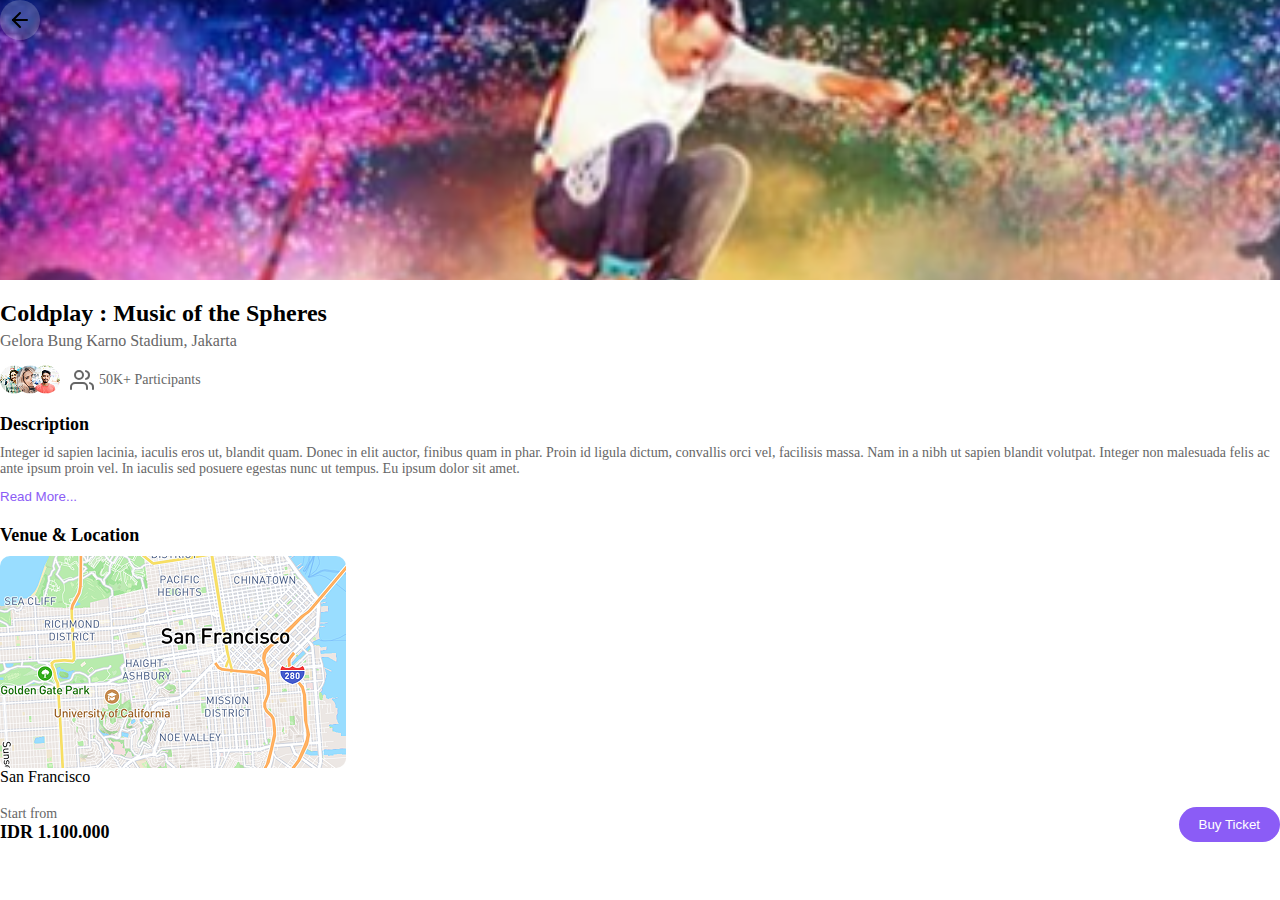
<file: detail.html>
<!DOCTYPE html>
<html lang="en">
<head>
    <meta charset="UTF-8">
    <meta name="viewport" content="width=device-width, initial-scale=1.0">
    <title>Event App</title>
    <link rel="stylesheet" href="css/stylesdetail.css
    ">
</head>
<body>
    <div class="page detail">
        <div class="hero-image">
            <img src="storage/img/Rectangle 4111.png" alt="Coldplay Concert">
            <button class="back-button">
                <svg xmlns="http://www.w3.org/2000/svg" width="24" height="24" viewBox="0 0 24 24" fill="none" stroke="currentColor" stroke-width="2" stroke-linecap="round" stroke-linejoin="round"><line x1="19" y1="12" x2="5" y2="12"></line><polyline points="12 19 5 12 12 5"></polyline></svg>
            </button>
        </div>
        <div class="content">
            <h1>Coldplay : Music of the Spheres</h1>
            <p class="location">Gelora Bung Karno Stadium, Jakarta</p>
            <div class="participants">
                <div class="avatar-group">
                    <img src="storage/img/Group 1.png" alt="">
                </div>
                <p>
                    <svg xmlns="http://www.w3.org/2000/svg" width="24" height="24" viewBox="0 0 24 24" fill="none" stroke="currentColor" stroke-width="2" stroke-linecap="round" stroke-linejoin="round"><path d="M17 21v-2a4 4 0 0 0-4-4H5a4 4 0 0 0-4 4v2"></path><circle cx="9" cy="7" r="4"></circle><path d="M23 21v-2a4 4 0 0 0-3-3.87"></path><path d="M16 3.13a4 4 0 0 1 0 7.75"></path></svg>
                    50K+ Participants
                </p>
            </div>
            <div class="description">
                <h2>Description</h2>
                <p>Integer id sapien lacinia, iaculis eros ut, blandit quam. Donec in elit auctor, finibus quam in phar. Proin id ligula dictum, convallis orci vel, facilisis massa. Nam in a nibh ut sapien blandit volutpat. Integer non malesuada felis ac ante ipsum proin vel. In iaculis sed posuere egestas nunc ut tempus. Eu ipsum dolor sit amet.</p>
                <button class="read-more">Read More...</button>
            </div>
            <div class="venue">
                <h2>Venue & Location</h2>
                <div class="venue-image">
                    <img src="storage/img/Mapsicle Map.png" alt="Venue Image" width="346" height="212">
                </div>
                <p>San Francisco</p>
            </div>
            <div class="buy-ticket">
                <div class="price-info">
                    <p>Start from</p>
                    <p class="price">IDR 1.100.000</p>
                </div>
                <button class="buy-button">Buy Ticket</button>
            </div>
        </div>
    </div>
</body>
</html>
</file>
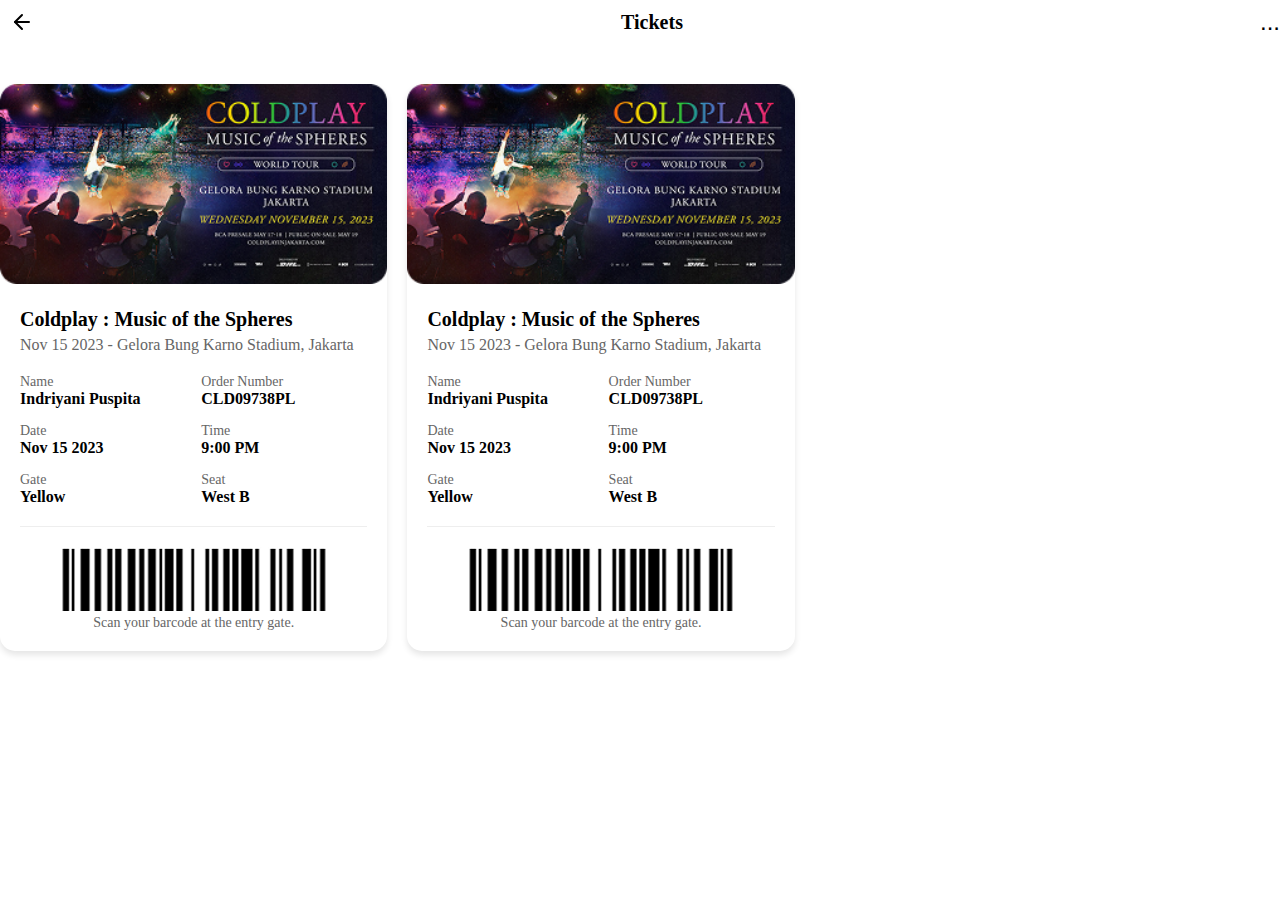
<file: ticket.html>
<!DOCTYPE html>
<html lang="en">
<head>
    <meta charset="UTF-8">
    <meta name="viewport" content="width=device-width, initial-scale=1.0">
    <title>Event App</title>
    <link rel="stylesheet" href="css/stylesticket.css">
</head>
<body>
    <div class="page ticket">
        <header>
            <button class="back-button">
                <svg xmlns="http://www.w3.org/2000/svg" width="24" height="24" viewBox="0 0 24 24" fill="none" stroke="currentColor" stroke-width="2" stroke-linecap="round" stroke-linejoin="round"><line x1="19" y1="12" x2="5" y2="12"></line><polyline points="12 19 5 12 12 5"></polyline></svg>
            </button>
            <h1>Tickets</h1>
            <button class="more-button">...</button>
        </header>
        <div class="ticket-container">
            <div class="ticket-slider">
                <div class="ticket-card">
                    <img src="storage/img/Rectangle 4115.png" alt="Coldplay Concert">
                    <div class="ticket-info">
                        <h2>Coldplay : Music of the Spheres</h2>
                        <p>Nov 15 2023 - Gelora Bung Karno Stadium, Jakarta</p>
                        <div class="ticket-details">
                            <div>
                                <p>Name</p>
                                <p>Indriyani Puspita</p>
                            </div>
                            <div>
                                <p>Order Number</p>
                                <p>CLD09738PL</p>
                            </div>
                            <div>
                                <p>Date</p>
                                <p>Nov 15 2023</p>
                            </div>
                            <div>
                                <p>Time</p>
                                <p>9:00 PM</p>
                            </div>
                            <div>
                                <p>Gate</p>
                                <p>Yellow</p>
                            </div>
                            <div>
                                <p>Seat</p>
                                <p>West B</p>
                            </div>
                        </div>
                        <div class="barcode">
                            <div class="barcode-placeholder"> 
                                <img src="storage/img/image 1.png" alt="">
                            </div>
                            <p>Scan your barcode at the entry gate.</p>
                        </div>
                    </div>
                </div>
                <div class="ticket-card">
                    <img src="storage/img/Rectangle 4115.png" alt="Coldplay Concert">
                    <div class="ticket-info">
                        <h2>Coldplay : Music of the Spheres</h2>
                        <p>Nov 15 2023 - Gelora Bung Karno Stadium, Jakarta</p>
                        <div class="ticket-details">
                            <div>
                                <p>Name</p>
                                <p>Indriyani Puspita</p>
                            </div>
                            <div>
                                <p>Order Number</p>
                                <p>CLD09738PL</p>
                            </div>
                            <div>
                                <p>Date</p>
                                <p>Nov 15 2023</p>
                            </div>
                            <div>
                                <p>Time</p>
                                <p>9:00 PM</p>
                            </div>
                            <div>
                                <p>Gate</p>
                                <p>Yellow</p>
                            </div>
                            <div>
                                <p>Seat</p>
                                <p>West B</p>
                            </div>
                        </div>
                        <div class="barcode">
                            <div class="barcode-placeholder"> 
                                <img src="storage/img/image 1.png" alt="">
                            </div>
                            <p>Scan your barcode at the entry gate.</p>
                        </div>
                    </div>
                </div>
            </div>
        </div>
    </div>
</body>
</html>
</file>
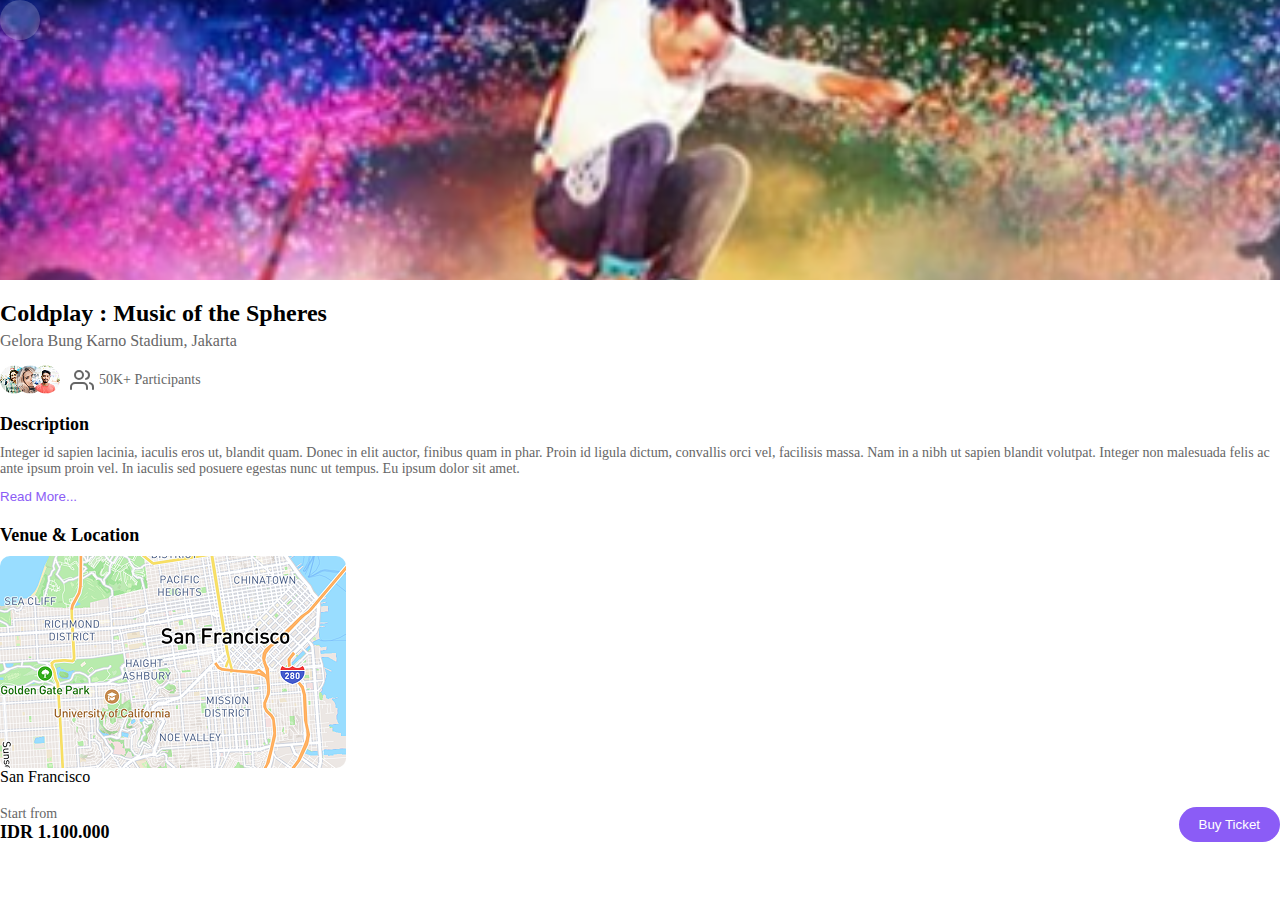
<file: views/detail.html>
<!DOCTYPE html>
<html lang="en">
<head>
    <meta charset="UTF-8">
    <meta name="viewport" content="width=device-width, initial-scale=1.0">
    <title>Event App</title>
    <link rel="stylesheet" href="../css/stylesdetail.css
    ">
</head>
<body>
    <div class="page detail">
        <div class="hero-image">
            <img src="../storage/img/Rectangle 4111.png" alt="Coldplay Concert">
            <a href="../index.html"><button class="back-button"></button></a>
                <svg xmlns="http://www.w3.org/2000/svg" width="24" height="24" viewBox="0 0 24 24" fill="none" stroke="currentColor" stroke-width="2" stroke-linecap="round" stroke-linejoin="round"><line x1="19" y1="12" x2="5" y2="12"></line><polyline points="12 19 5 12 12 5"></polyline></svg>
            </button>
        </div>
        <div class="content">
            <h1>Coldplay : Music of the Spheres</h1>
            <p class="location">Gelora Bung Karno Stadium, Jakarta</p>
            <div class="participants">
                <div class="avatar-group">
                    <img src="../storage/img/Group 1.png" alt="">
                </div>
                <p>
                    <svg xmlns="http://www.w3.org/2000/svg" width="24" height="24" viewBox="0 0 24 24" fill="none" stroke="currentColor" stroke-width="2" stroke-linecap="round" stroke-linejoin="round"><path d="M17 21v-2a4 4 0 0 0-4-4H5a4 4 0 0 0-4 4v2"></path><circle cx="9" cy="7" r="4"></circle><path d="M23 21v-2a4 4 0 0 0-3-3.87"></path><path d="M16 3.13a4 4 0 0 1 0 7.75"></path></svg>
                    50K+ Participants
                </p>
            </div>
            <div class="description">
                <h2>Description</h2>
                <p>Integer id sapien lacinia, iaculis eros ut, blandit quam. Donec in elit auctor, finibus quam in phar. Proin id ligula dictum, convallis orci vel, facilisis massa. Nam in a nibh ut sapien blandit volutpat. Integer non malesuada felis ac ante ipsum proin vel. In iaculis sed posuere egestas nunc ut tempus. Eu ipsum dolor sit amet.</p>
                <button class="read-more">Read More...</button>
            </div>
            <div class="venue">
                <h2>Venue & Location</h2>
                <div class="venue-image">
                    <img src="../storage/img/Mapsicle Map.png" alt="Venue Image" width="346" height="212">
                </div>
                <p>San Francisco</p>
            </div>
            <div class="buy-ticket">
                <div class="price-info">
                    <p>Start from</p>
                    <p class="price">IDR 1.100.000</p>
                </div>
                <a href="../views/ticket.html"><button class="buy-button">Buy Ticket</button></a>
            </div>
        </div>
    </div>
</body>
</html>
</file>
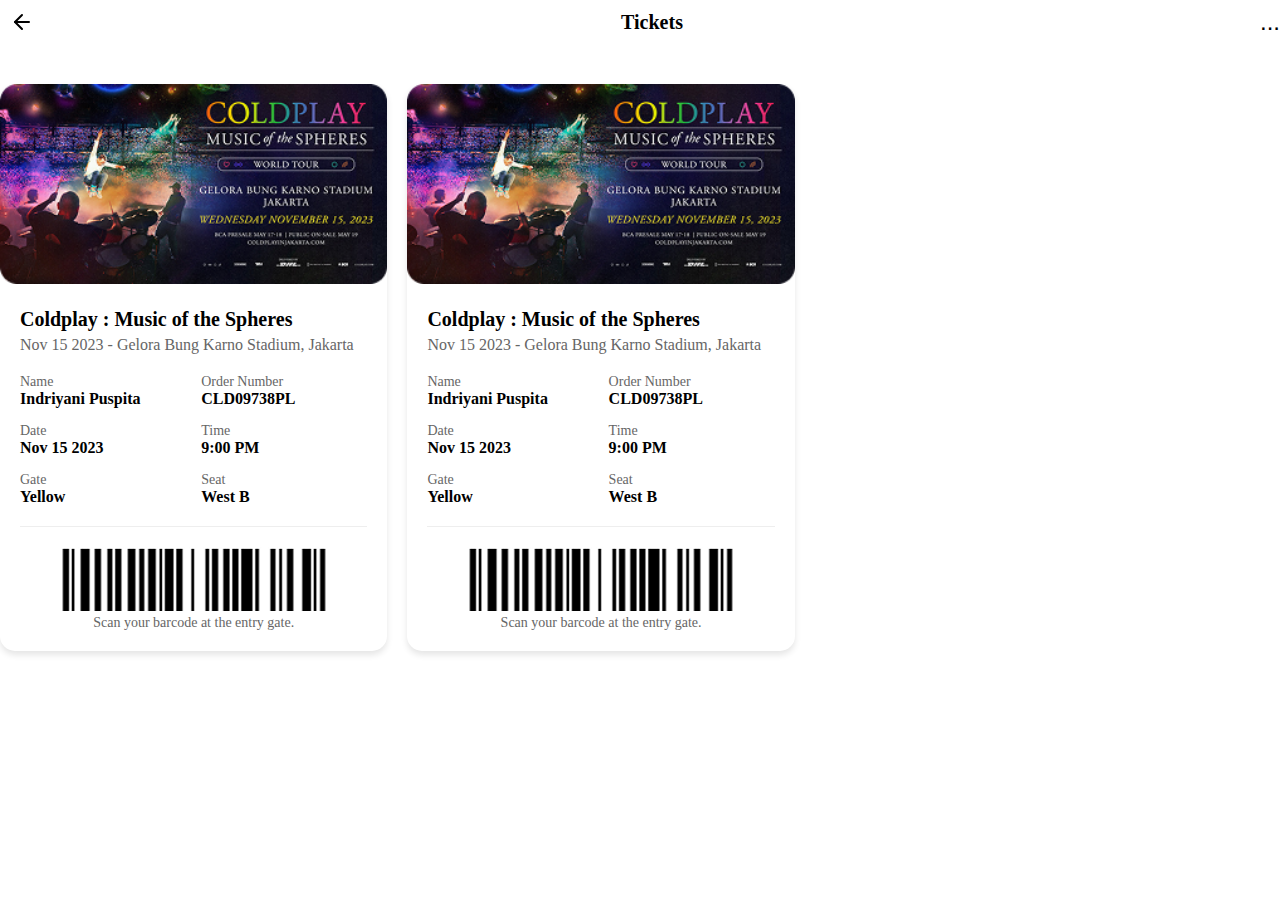
<file: views/ticket.html>
<!DOCTYPE html>
<html lang="en">
<head>
    <meta charset="UTF-8">
    <meta name="viewport" content="width=device-width, initial-scale=1.0">
    <title>Event App</title>
    <link rel="stylesheet" href="../css/stylesticket.css">
</head>
<body>
    <div class="page ticket">
        <header>
            <a href="../views/detail.html" class="back-button">
                <svg xmlns="http://www.w3.org/2000/svg" width="24" height="24" viewBox="0 0 24 24" fill="none" stroke="currentColor" stroke-width="2" stroke-linecap="round" stroke-linejoin="round">
                    <line x1="19" y1="12" x2="5" y2="12"></line>
                    <polyline points="12 19 5 12 12 5"></polyline>
                </svg>
            </a>
            </button>
            <h1>Tickets</h1>
            <button class="more-button">...</button>
        </header>
        <div class="ticket-container">
            <div class="ticket-slider">
                <div class="ticket-card">
                    <img src="../storage/img/Rectangle 4115.png" alt="Coldplay Concert">
                    <div class="ticket-info">
                        <h2>Coldplay : Music of the Spheres</h2>
                        <p>Nov 15 2023 - Gelora Bung Karno Stadium, Jakarta</p>
                        <div class="ticket-details">
                            <div>
                                <p>Name</p>
                                <p>Indriyani Puspita</p>
                            </div>
                            <div>
                                <p>Order Number</p>
                                <p>CLD09738PL</p>
                            </div>
                            <div>
                                <p>Date</p>
                                <p>Nov 15 2023</p>
                            </div>
                            <div>
                                <p>Time</p>
                                <p>9:00 PM</p>
                            </div>
                            <div>
                                <p>Gate</p>
                                <p>Yellow</p>
                            </div>
                            <div>
                                <p>Seat</p>
                                <p>West B</p>
                            </div>
                        </div>
                        <div class="barcode">
                            <div class="barcode-placeholder"> 
                                <img src="../storage/img/image 1.png" alt="">
                            </div>
                            <p>Scan your barcode at the entry gate.</p>
                        </div>
                    </div>
                </div>
                <div class="ticket-card">
                    <img src="../storage/img/Rectangle 4115.png" alt="Coldplay Concert">
                    <div class="ticket-info">
                        <h2>Coldplay : Music of the Spheres</h2>
                        <p>Nov 15 2023 - Gelora Bung Karno Stadium, Jakarta</p>
                        <div class="ticket-details">
                            <div>
                                <p>Name</p>
                                <p>Indriyani Puspita</p>
                            </div>
                            <div>
                                <p>Order Number</p>
                                <p>CLD09738PL</p>
                            </div>
                            <div>
                                <p>Date</p>
                                <p>Nov 15 2023</p>
                            </div>
                            <div>
                                <p>Time</p>
                                <p>9:00 PM</p>
                            </div>
                            <div>
                                <p>Gate</p>
                                <p>Yellow</p>
                            </div>
                            <div>
                                <p>Seat</p>
                                <p>West B</p>
                            </div>
                        </div>
                        <div class="barcode">
                            <div class="barcode-placeholder"> 
                                <img src="../storage/img/image 1.png" alt="">
                            </div>
                            <p>Scan your barcode at the entry gate.</p>
                        </div>
                    </div>
                </div>
            </div>
        </div>
    </div>
</body>
</html>
</file>
<file: css/stylesdetail.css>
@import url(variablesdetail.css);
*{
    padding: 0;
    margin: 0;
    box-sizing: border-box;
}





.hero-image {
    position: relative;
    height: 300px;
    margin: -20px -20px 20px;
}

.hero-image img {
    width: 100%;
    height: 100%;
    object-fit: cover;
}

.back-button {
    position: absolute;
    top: 20px;
    left: 20px;
    background: rgba(255, 255, 255, 0.2);
    border: none;
    border-radius: 50%;
    width: 40px;
    height: 40px;
    display: flex;
    align-items: center;
    justify-content: center;
    cursor: pointer;
}

.content h1 {
    font-size: 24px;
    margin-bottom: 5px;
}

.location {
    color: #666;
    margin-bottom: 15px;
}

.participants {
    display: flex;
    align-items: center;
    gap: 10px;
    margin-bottom: 20px;
}

.avatar-group {
    display: flex;
}


.avatar:last-child {
    margin-right: 0;
}

.participants p {
    display: flex;
    align-items: center;
    gap: 5px;
    font-size: 14px;
    color: #666;
}

.description, .venue {
    margin-bottom: 20px;
}

.description h2, .venue h2 {
    font-size: 18px;
    margin-bottom: 10px;
}

.description p {
    font-size: 14px;
    color: #666;
    margin-bottom: 10px;
}

.read-more {
    background: none;
    border: none;
    color: #8B5CF6;
    cursor: pointer;
}

.venue-image img {
    display: block;
    border-radius: 10px;
}

.buy-ticket {
    display: flex;
    justify-content: space-between;
    align-items: center;
}

.price-info p:first-child {
    font-size: 14px;
    color: #666;
}

.price {
    font-size: 18px;
    font-weight: bold;
}

.buy-button {
    background-color: #8B5CF6;
    color: white;
    border: none;
    padding: 10px 20px;
    border-radius: 20px;
    cursor: pointer;
}
</file>
<file: css/stylesticket.css>
@import url(variablesticket.css);
*{
    padding: 0;
    margin: 0;
    box-sizing: border-box;
}

.ticket header {
    display: flex;
    justify-content: space-between;
    align-items: center;
    margin-bottom: 20px;
}

.ticket h1 {
    font-size: 20px;
}

.more-button {
    background: none;
    border: none;
    font-size: 24px;
    cursor: pointer;
}

.ticket-card {
    background-color: white;
    border-radius: 15px;
    overflow: hidden;
    box-shadow: 0 4px 6px rgba(0, 0, 0, 0.1);
}

.back-button {
    background: none;
    border: none;
    cursor: pointer;
    display: flex;
    align-items: center;
    justify-content: center;
    padding: 10px;
    text-decoration: none;
    color: inherit;
}

.ticket-card img {
    width: 100%;
    height: 200px;
    object-fit: cover;
}

.ticket-info {
    padding: 20px;
}

.ticket-info h2 {
    font-size: 20px;
    margin-bottom: 5px;
}

.ticket-info > p {
    color: #666;
    margin-bottom: 20px;
}

.ticket-details {
    display: grid;
    grid-template-columns: 1fr 1fr;
    gap: 15px;
    margin-bottom: 20px;
}

.ticket-details div p:first-child {
    font-size: 14px;
    color: #666;
}

.ticket-details div p:last-child {
    font-weight: bold;
}

.barcode {
    border-top: 1px solid #eee;
    padding-top: 20px;
    text-align: center;
}

.barcode-placeholder img {
    width: 270px;
    height: 64px;
}

.barcode p {
    font-size: 14px;
    color: #666;
}


.ticket-container {
    overflow-x: auto;
    white-space: nowrap;
    padding: 20px 0;
}

.ticket-slider {
    display: flex;
    gap: 20px;
}

.ticket-card {
    background-color: white;
    border-radius: 15px;
    overflow: hidden;
    box-shadow: 0 4px 6px rgba(0, 0, 0, 0.1);
    min-width: 300px;
}
</file>
